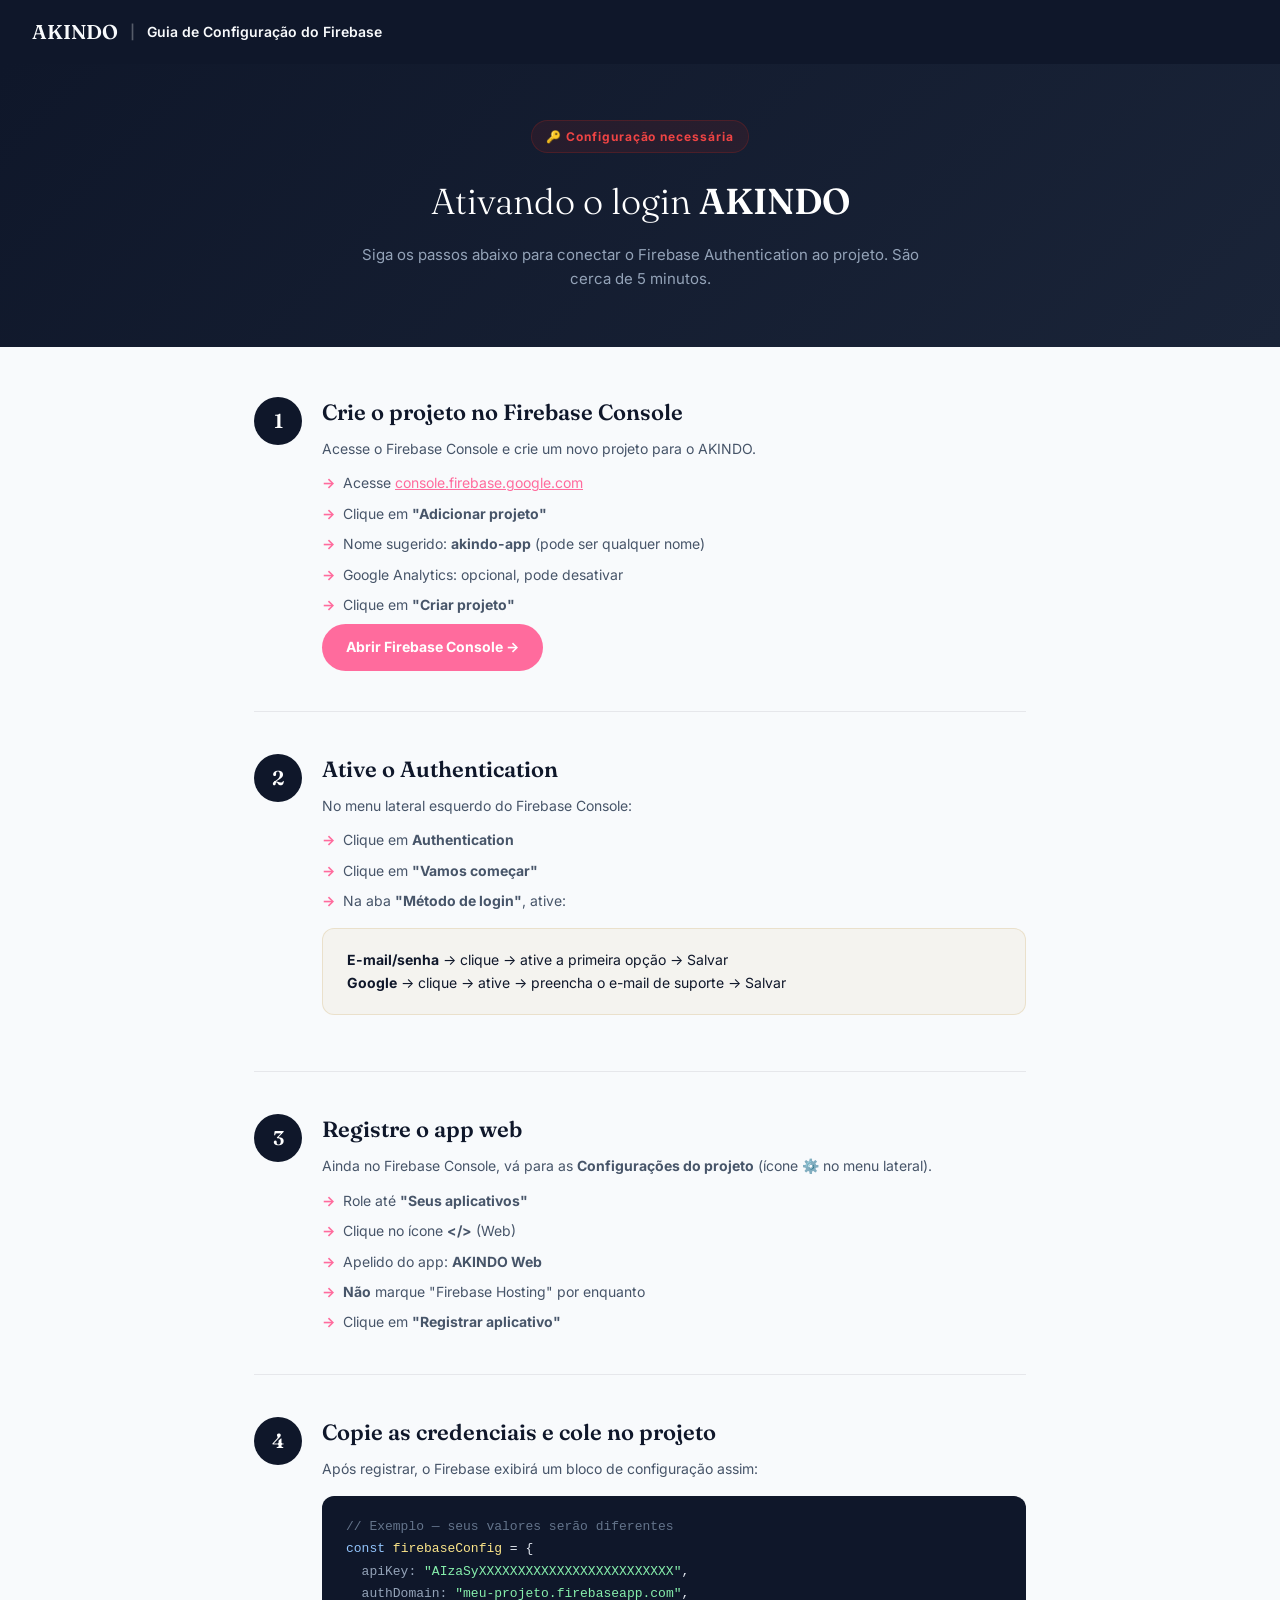
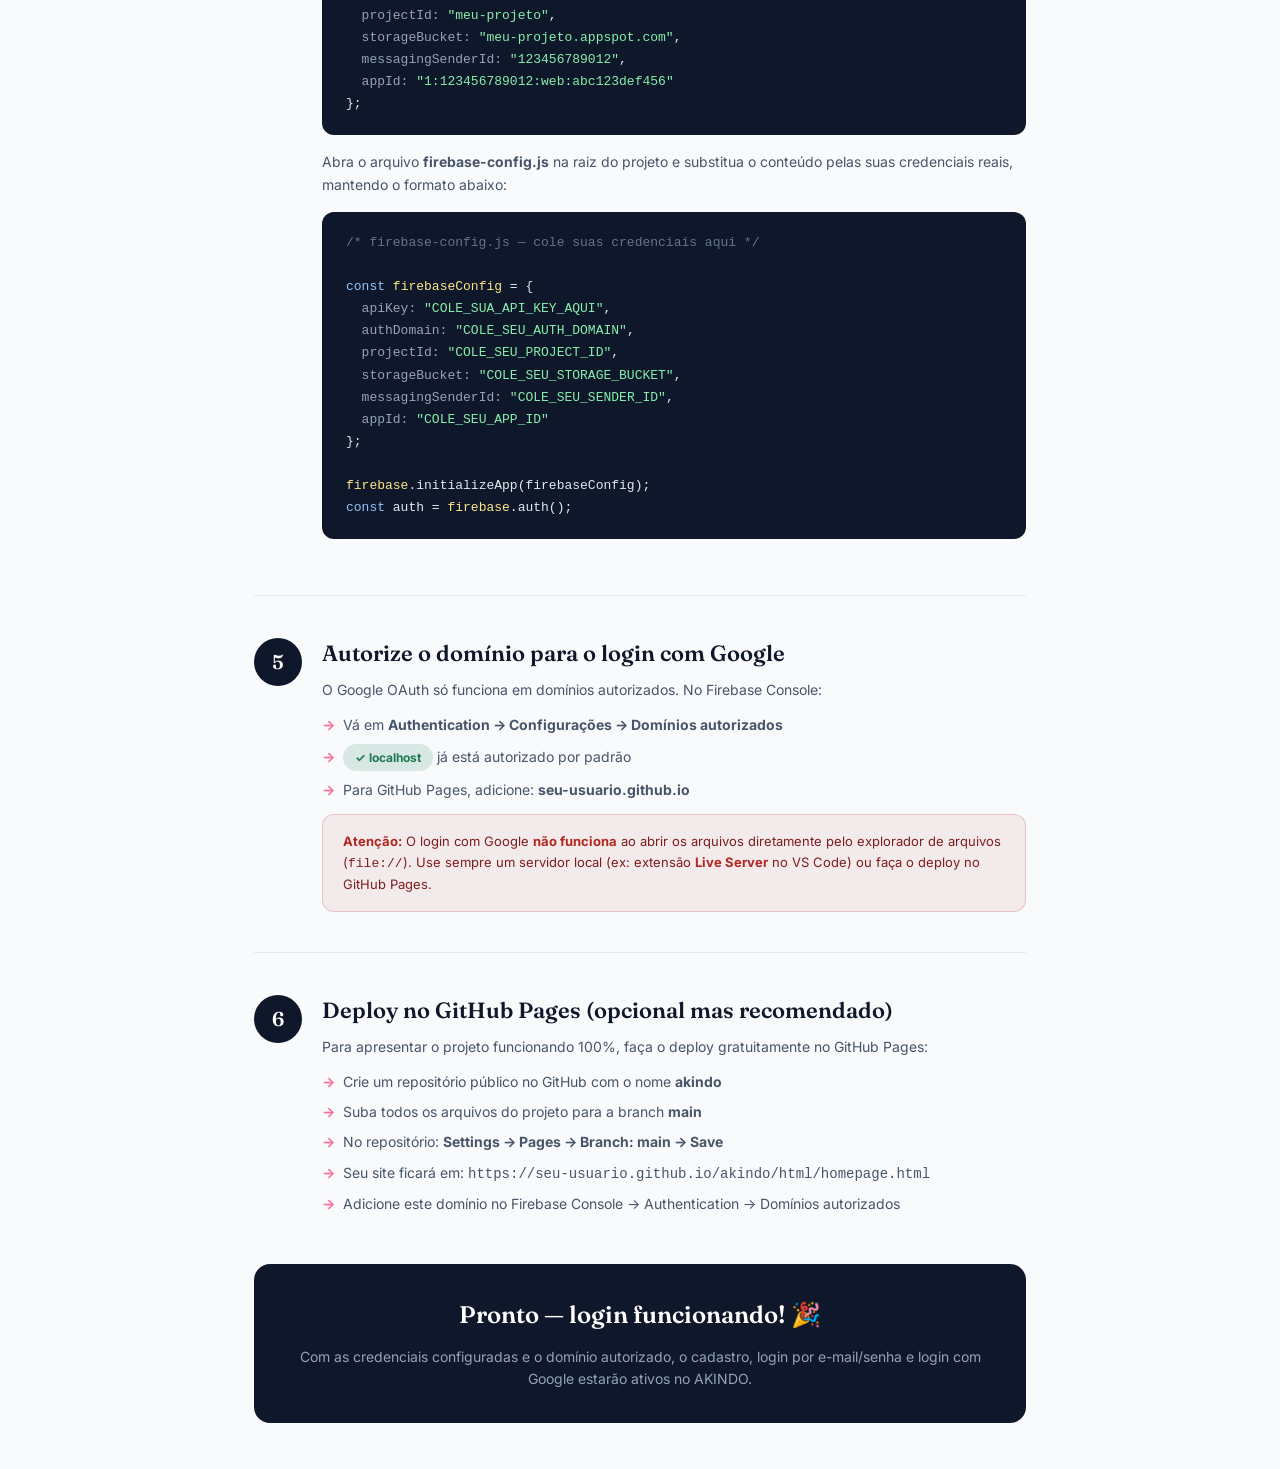
<file: FIREBASE-SETUP.html>
<!DOCTYPE html>
<html lang="pt-BR">
<head>
  <meta charset="UTF-8" />
  <meta name="viewport" content="width=device-width, initial-scale=1.0" />
  <title>Configurar Firebase — AKINDO</title>
  <link rel="preconnect" href="https://fonts.googleapis.com" />
  <link href="https://fonts.googleapis.com/css2?family=Inter:wght@400;500;600;700&family=Fraunces:opsz,wght@9..144,300;9..144,600&display=swap" rel="stylesheet" />
  <style>
    :root {
      --navy: #0F172A;
      --pink: #FF6B9D;
      --gold: #C9A961;
      --slate: #94A3B8;
      --off: #F8FAFC;
      --success: #1F7A53;
      --danger: #B3261E;
    }
    * { box-sizing: border-box; margin: 0; padding: 0; }
    body { font-family: "Inter", sans-serif; background: var(--off); color: var(--navy); line-height: 1.6; }
    a { color: var(--pink); }

    .top-bar {
      background: var(--navy);
      color: var(--off);
      padding: 16px 32px;
      display: flex;
      align-items: center;
      gap: 12px;
      font-size: 14px;
      font-weight: 600;
    }
    .top-bar .logo { font-family: "Fraunces", serif; font-size: 20px; }
    .top-bar .sep { opacity: 0.3; }

    .hero {
      background: linear-gradient(135deg, var(--navy) 0%, #1A2438 100%);
      color: #fff;
      padding: 56px 32px;
      text-align: center;
    }
    .hero h1 { font-family: "Fraunces", serif; font-size: 36px; font-weight: 300; margin-bottom: 12px; }
    .hero h1 strong { font-weight: 600; }
    .hero p { color: var(--slate); max-width: 560px; margin: 0 auto; font-size: 15px; }

    .badge {
      display: inline-flex;
      align-items: center;
      gap: 6px;
      background: rgba(179,38,30,0.12);
      color: #EF4444;
      border: 1px solid rgba(179,38,30,0.25);
      border-radius: 100px;
      padding: 6px 14px;
      font-size: 12px;
      font-weight: 700;
      letter-spacing: 0.08em;
      margin-bottom: 20px;
    }

    .container { max-width: 820px; margin: 0 auto; padding: 48px 24px; }

    .steps { display: flex; flex-direction: column; gap: 32px; }

    .step {
      display: grid;
      grid-template-columns: 48px 1fr;
      gap: 20px;
      align-items: start;
    }

    .step-num {
      width: 48px;
      height: 48px;
      border-radius: 50%;
      background: var(--navy);
      color: #fff;
      display: flex;
      align-items: center;
      justify-content: center;
      font-family: "Fraunces", serif;
      font-size: 20px;
      font-weight: 600;
      flex-shrink: 0;
      margin-top: 2px;
    }

    .step-body h2 {
      font-family: "Fraunces", serif;
      font-size: 22px;
      font-weight: 600;
      margin-bottom: 8px;
    }

    .step-body p { font-size: 14px; color: #475569; margin-bottom: 12px; }
    .step-body p:last-child { margin-bottom: 0; }

    .step-body ul {
      list-style: none;
      display: flex;
      flex-direction: column;
      gap: 8px;
      font-size: 14px;
      color: #475569;
    }

    .step-body ul li::before {
      content: "→";
      margin-right: 8px;
      color: var(--pink);
      font-weight: 700;
    }

    .code-block {
      background: var(--navy);
      color: #E2E8F0;
      border-radius: 12px;
      padding: 20px 24px;
      font-family: "Courier New", monospace;
      font-size: 13px;
      line-height: 1.7;
      overflow-x: auto;
      margin: 16px 0;
      position: relative;
    }

    .code-block .cmt { color: #64748B; }
    .code-block .key { color: var(--slate); }
    .code-block .val { color: #86EFAC; }
    .code-block .kw { color: #93C5FD; }
    .code-block .fn { color: #FDE68A; }

    .highlight-box {
      background: rgba(201,169,97,0.08);
      border: 1px solid rgba(201,169,97,0.25);
      border-radius: 12px;
      padding: 20px 24px;
      margin: 16px 0;
      font-size: 14px;
    }

    .highlight-box strong { color: var(--navy); }

    .link-btn {
      display: inline-flex;
      align-items: center;
      gap: 8px;
      background: var(--pink);
      color: #fff;
      padding: 12px 24px;
      border-radius: 100px;
      font-size: 14px;
      font-weight: 700;
      text-decoration: none;
      transition: background 0.15s;
      margin-top: 8px;
    }
    .link-btn:hover { background: #e05585; color: #fff; }

    .divider {
      height: 1px;
      background: rgba(15,23,42,0.08);
      margin: 8px 0;
    }

    .final-box {
      background: var(--navy);
      color: #fff;
      border-radius: 16px;
      padding: 32px;
      text-align: center;
      margin-top: 48px;
    }
    .final-box h3 { font-family: "Fraunces", serif; font-size: 24px; font-weight: 600; margin-bottom: 12px; }
    .final-box p { color: var(--slate); font-size: 14px; }

    .tag-success {
      display: inline-block;
      background: rgba(31,122,83,0.15);
      color: var(--success);
      border-radius: 100px;
      padding: 4px 12px;
      font-size: 12px;
      font-weight: 700;
    }

    .domain-warning {
      background: rgba(179,38,30,0.07);
      border: 1px solid rgba(179,38,30,0.2);
      border-radius: 12px;
      padding: 16px 20px;
      font-size: 13px;
      color: #7F1D1D;
      margin-top: 12px;
    }
    .domain-warning strong { color: var(--danger); }
  </style>
</head>
<body>

  <div class="top-bar">
    <span class="logo">AKINDO</span>
    <span class="sep">|</span>
    <span>Guia de Configuração do Firebase</span>
  </div>

  <div class="hero">
    <div class="badge">🔑 Configuração necessária</div>
    <h1>Ativando o login <strong>AKINDO</strong></h1>
    <p>Siga os passos abaixo para conectar o Firebase Authentication ao projeto. São cerca de 5 minutos.</p>
  </div>

  <div class="container">
    <div class="steps">

      <!-- PASSO 1 -->
      <div class="step">
        <div class="step-num">1</div>
        <div class="step-body">
          <h2>Crie o projeto no Firebase Console</h2>
          <p>Acesse o Firebase Console e crie um novo projeto para o AKINDO.</p>
          <ul>
            <li>Acesse <a href="https://console.firebase.google.com" target="_blank">console.firebase.google.com</a></li>
            <li>Clique em <strong>"Adicionar projeto"</strong></li>
            <li>Nome sugerido: <strong>akindo-app</strong> (pode ser qualquer nome)</li>
            <li>Google Analytics: opcional, pode desativar</li>
            <li>Clique em <strong>"Criar projeto"</strong></li>
          </ul>
          <a class="link-btn" href="https://console.firebase.google.com" target="_blank">
            Abrir Firebase Console →
          </a>
        </div>
      </div>

      <div class="divider"></div>

      <!-- PASSO 2 -->
      <div class="step">
        <div class="step-num">2</div>
        <div class="step-body">
          <h2>Ative o Authentication</h2>
          <p>No menu lateral esquerdo do Firebase Console:</p>
          <ul>
            <li>Clique em <strong>Authentication</strong></li>
            <li>Clique em <strong>"Vamos começar"</strong></li>
            <li>Na aba <strong>"Método de login"</strong>, ative:</li>
          </ul>
          <div class="highlight-box">
            <strong>E-mail/senha</strong> → clique → ative a primeira opção → Salvar<br />
            <strong>Google</strong> → clique → ative → preencha o e-mail de suporte → Salvar
          </div>
        </div>
      </div>

      <div class="divider"></div>

      <!-- PASSO 3 -->
      <div class="step">
        <div class="step-num">3</div>
        <div class="step-body">
          <h2>Registre o app web</h2>
          <p>Ainda no Firebase Console, vá para as <strong>Configurações do projeto</strong> (ícone ⚙️ no menu lateral).</p>
          <ul>
            <li>Role até <strong>"Seus aplicativos"</strong></li>
            <li>Clique no ícone <strong>&lt;/&gt;</strong> (Web)</li>
            <li>Apelido do app: <strong>AKINDO Web</strong></li>
            <li><strong>Não</strong> marque "Firebase Hosting" por enquanto</li>
            <li>Clique em <strong>"Registrar aplicativo"</strong></li>
          </ul>
        </div>
      </div>

      <div class="divider"></div>

      <!-- PASSO 4 -->
      <div class="step">
        <div class="step-num">4</div>
        <div class="step-body">
          <h2>Copie as credenciais e cole no projeto</h2>
          <p>Após registrar, o Firebase exibirá um bloco de configuração assim:</p>
          <div class="code-block">
<span class="cmt">// Exemplo — seus valores serão diferentes</span><br/>
<span class="kw">const</span> <span class="fn">firebaseConfig</span> = {<br/>
&nbsp;&nbsp;<span class="key">apiKey:</span> <span class="val">"AIzaSyXXXXXXXXXXXXXXXXXXXXXXXXX"</span>,<br/>
&nbsp;&nbsp;<span class="key">authDomain:</span> <span class="val">"meu-projeto.firebaseapp.com"</span>,<br/>
&nbsp;&nbsp;<span class="key">projectId:</span> <span class="val">"meu-projeto"</span>,<br/>
&nbsp;&nbsp;<span class="key">storageBucket:</span> <span class="val">"meu-projeto.appspot.com"</span>,<br/>
&nbsp;&nbsp;<span class="key">messagingSenderId:</span> <span class="val">"123456789012"</span>,<br/>
&nbsp;&nbsp;<span class="key">appId:</span> <span class="val">"1:123456789012:web:abc123def456"</span><br/>
};
          </div>
          <p>Abra o arquivo <strong>firebase-config.js</strong> na raiz do projeto e substitua o conteúdo pelas suas credenciais reais, mantendo o formato abaixo:</p>
          <div class="code-block">
<span class="cmt">/* firebase-config.js — cole suas credenciais aqui */</span><br/><br/>
<span class="kw">const</span> <span class="fn">firebaseConfig</span> = {<br/>
&nbsp;&nbsp;<span class="key">apiKey:</span> <span class="val">"COLE_SUA_API_KEY_AQUI"</span>,<br/>
&nbsp;&nbsp;<span class="key">authDomain:</span> <span class="val">"COLE_SEU_AUTH_DOMAIN"</span>,<br/>
&nbsp;&nbsp;<span class="key">projectId:</span> <span class="val">"COLE_SEU_PROJECT_ID"</span>,<br/>
&nbsp;&nbsp;<span class="key">storageBucket:</span> <span class="val">"COLE_SEU_STORAGE_BUCKET"</span>,<br/>
&nbsp;&nbsp;<span class="key">messagingSenderId:</span> <span class="val">"COLE_SEU_SENDER_ID"</span>,<br/>
&nbsp;&nbsp;<span class="key">appId:</span> <span class="val">"COLE_SEU_APP_ID"</span><br/>
};<br/><br/>
<span class="fn">firebase</span>.initializeApp(firebaseConfig);<br/>
<span class="kw">const</span> auth = <span class="fn">firebase</span>.auth();
          </div>
        </div>
      </div>

      <div class="divider"></div>

      <!-- PASSO 5 -->
      <div class="step">
        <div class="step-num">5</div>
        <div class="step-body">
          <h2>Autorize o domínio para o login com Google</h2>
          <p>O Google OAuth só funciona em domínios autorizados. No Firebase Console:</p>
          <ul>
            <li>Vá em <strong>Authentication → Configurações → Domínios autorizados</strong></li>
            <li><span class="tag-success">✓ localhost</span> já está autorizado por padrão</li>
            <li>Para GitHub Pages, adicione: <strong>seu-usuario.github.io</strong></li>
          </ul>
          <div class="domain-warning">
            <strong>Atenção:</strong> O login com Google <strong>não funciona</strong> ao abrir os arquivos diretamente pelo explorador de arquivos (<code>file://</code>). Use sempre um servidor local (ex: extensão <strong>Live Server</strong> no VS Code) ou faça o deploy no GitHub Pages.
          </div>
        </div>
      </div>

      <div class="divider"></div>

      <!-- PASSO 6 (deploy GitHub Pages) -->
      <div class="step">
        <div class="step-num">6</div>
        <div class="step-body">
          <h2>Deploy no GitHub Pages (opcional mas recomendado)</h2>
          <p>Para apresentar o projeto funcionando 100%, faça o deploy gratuitamente no GitHub Pages:</p>
          <ul>
            <li>Crie um repositório público no GitHub com o nome <strong>akindo</strong></li>
            <li>Suba todos os arquivos do projeto para a branch <strong>main</strong></li>
            <li>No repositório: <strong>Settings → Pages → Branch: main → Save</strong></li>
            <li>Seu site ficará em: <code>https://seu-usuario.github.io/akindo/html/homepage.html</code></li>
            <li>Adicione este domínio no Firebase Console → Authentication → Domínios autorizados</li>
          </ul>
        </div>
      </div>

    </div>

    <div class="final-box">
      <h3>Pronto — login funcionando! 🎉</h3>
      <p>Com as credenciais configuradas e o domínio autorizado, o cadastro, login por e-mail/senha e login com Google estarão ativos no AKINDO.</p>
    </div>
  </div>

</body>
</html>
</file>
